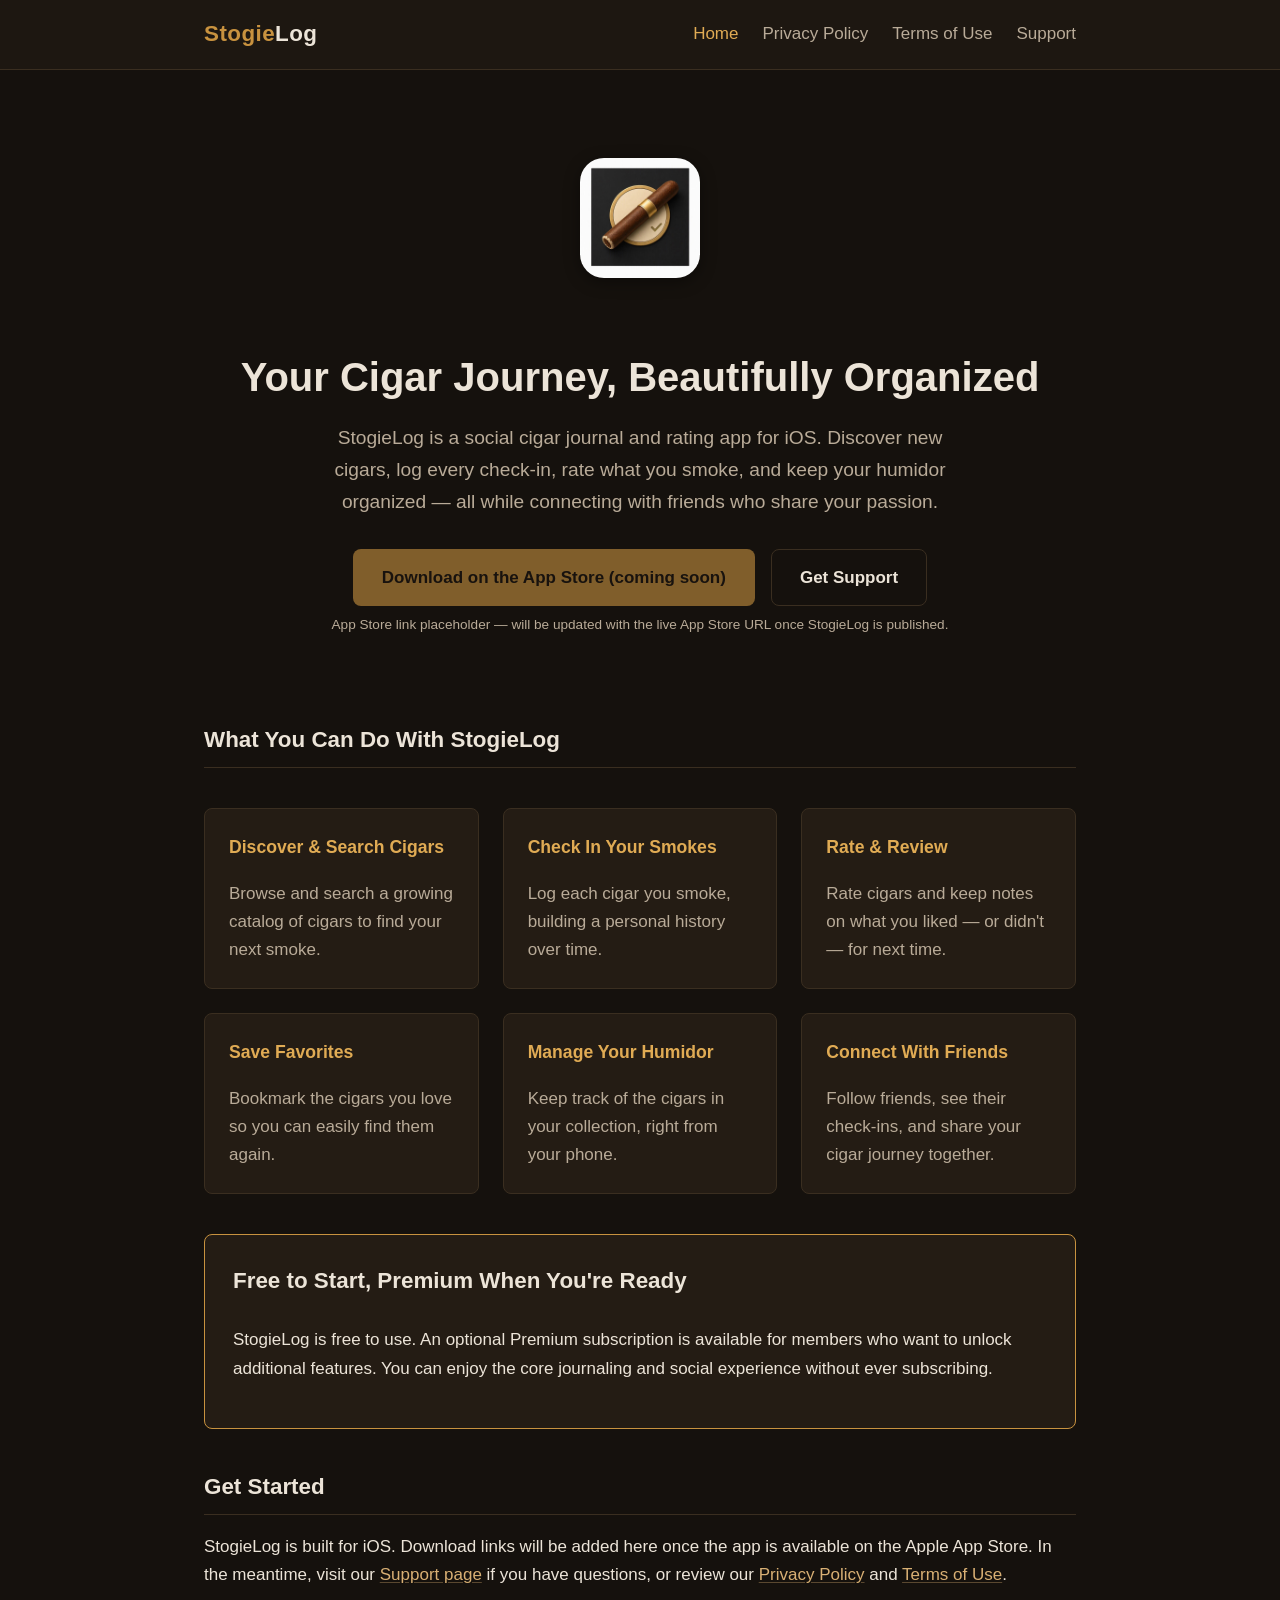
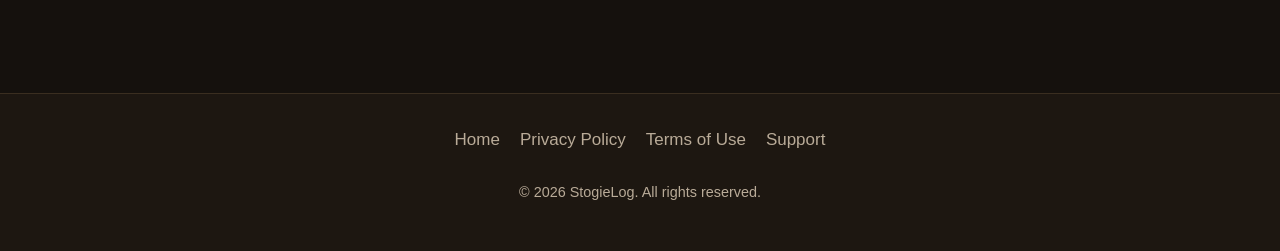
<file: index.html>
<!DOCTYPE html>
<html lang="en">
<head>
  <meta charset="UTF-8">
  <meta name="viewport" content="width=device-width, initial-scale=1.0">
  <title>StogieLog — Your Personal Cigar Journal</title>
  <meta name="description" content="StogieLog is a social cigar journal and rating app for iOS. Track check-ins, rate cigars, manage your humidor, and connect with friends.">
  <link rel="stylesheet" href="styles.css">
</head>
<body>
  <a class="skip-link" href="#main-content">Skip to main content</a>

  <header class="site-header">
    <div class="nav-container">
      <a class="brand" href="index.html"><span class="brand-mark">Stogie</span>Log</a>
      <nav class="main-nav" aria-label="Primary navigation">
        <ul>
          <li><a href="index.html" aria-current="page">Home</a></li>
          <li><a href="privacy.html">Privacy Policy</a></li>
          <li><a href="terms.html">Terms of Use</a></li>
          <li><a href="support.html">Support</a></li>
        </ul>
      </nav>
    </div>
  </header>

  <main id="main-content">
    <section class="hero">
      <img class="app-icon" src="images/app-icon.jpg" alt="StogieLog app icon" width="120" height="120">
      <h1>Your Cigar Journey, Beautifully Organized</h1>
      <p class="tagline">
        StogieLog is a social cigar journal and rating app for iOS. Discover new cigars,
        log every check-in, rate what you smoke, and keep your humidor organized —
        all while connecting with friends who share your passion.
      </p>
      <div class="cta-group">
        <a class="btn btn-primary" href="#" aria-disabled="true" onclick="return false;">
          Download on the App Store (coming soon)
        </a>
        <a class="btn btn-secondary" href="support.html">Get Support</a>
      </div>
      <p class="placeholder-note">
        App Store link placeholder — will be updated with the live App Store URL once StogieLog is published.
      </p>
    </section>

    <section aria-labelledby="features-heading">
      <h2 id="features-heading">What You Can Do With StogieLog</h2>
      <div class="features">
        <div class="feature-card">
          <h3>Discover &amp; Search Cigars</h3>
          <p>Browse and search a growing catalog of cigars to find your next smoke.</p>
        </div>
        <div class="feature-card">
          <h3>Check In Your Smokes</h3>
          <p>Log each cigar you smoke, building a personal history over time.</p>
        </div>
        <div class="feature-card">
          <h3>Rate &amp; Review</h3>
          <p>Rate cigars and keep notes on what you liked — or didn't — for next time.</p>
        </div>
        <div class="feature-card">
          <h3>Save Favorites</h3>
          <p>Bookmark the cigars you love so you can easily find them again.</p>
        </div>
        <div class="feature-card">
          <h3>Manage Your Humidor</h3>
          <p>Keep track of the cigars in your collection, right from your phone.</p>
        </div>
        <div class="feature-card">
          <h3>Connect With Friends</h3>
          <p>Follow friends, see their check-ins, and share your cigar journey together.</p>
        </div>
      </div>
    </section>

    <section class="premium-callout" aria-labelledby="premium-heading">
      <h2 id="premium-heading">Free to Start, Premium When You're Ready</h2>
      <p>
        StogieLog is free to use. An optional Premium subscription is available for members
        who want to unlock additional features. You can enjoy the core journaling and
        social experience without ever subscribing.
      </p>
    </section>

    <section aria-labelledby="get-started-heading">
      <h2 id="get-started-heading">Get Started</h2>
      <p>
        StogieLog is built for iOS. Download links will be added here once the app is
        available on the Apple App Store. In the meantime, visit our
        <a href="support.html">Support page</a> if you have questions, or review our
        <a href="privacy.html">Privacy Policy</a> and <a href="terms.html">Terms of Use</a>.
      </p>
    </section>
  </main>

  <footer class="site-footer">
    <div class="footer-container">
      <nav class="footer-nav" aria-label="Footer navigation">
        <ul>
          <li><a href="index.html">Home</a></li>
          <li><a href="privacy.html">Privacy Policy</a></li>
          <li><a href="terms.html">Terms of Use</a></li>
          <li><a href="support.html">Support</a></li>
        </ul>
      </nav>
      <p class="footer-copy">&copy; 2026 StogieLog. All rights reserved.</p>
    </div>
  </footer>
</body>
</html>
</file>
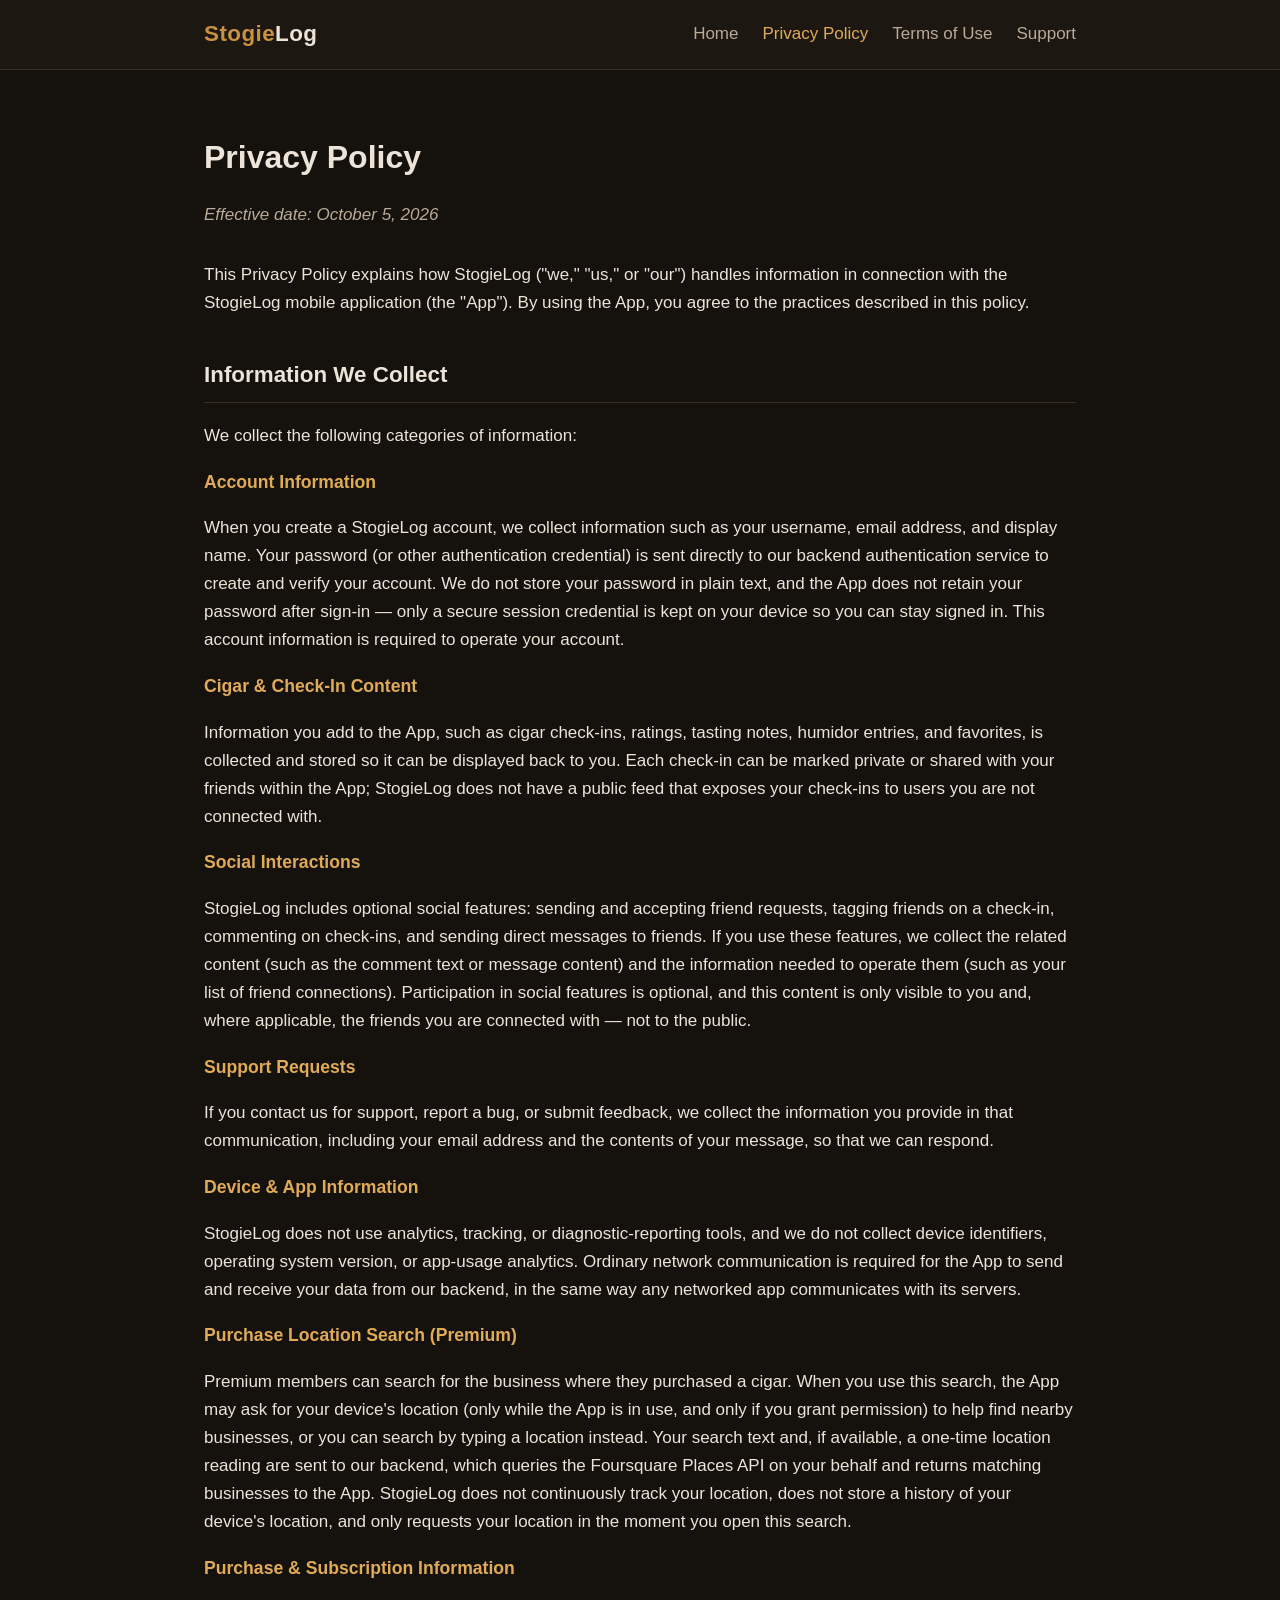
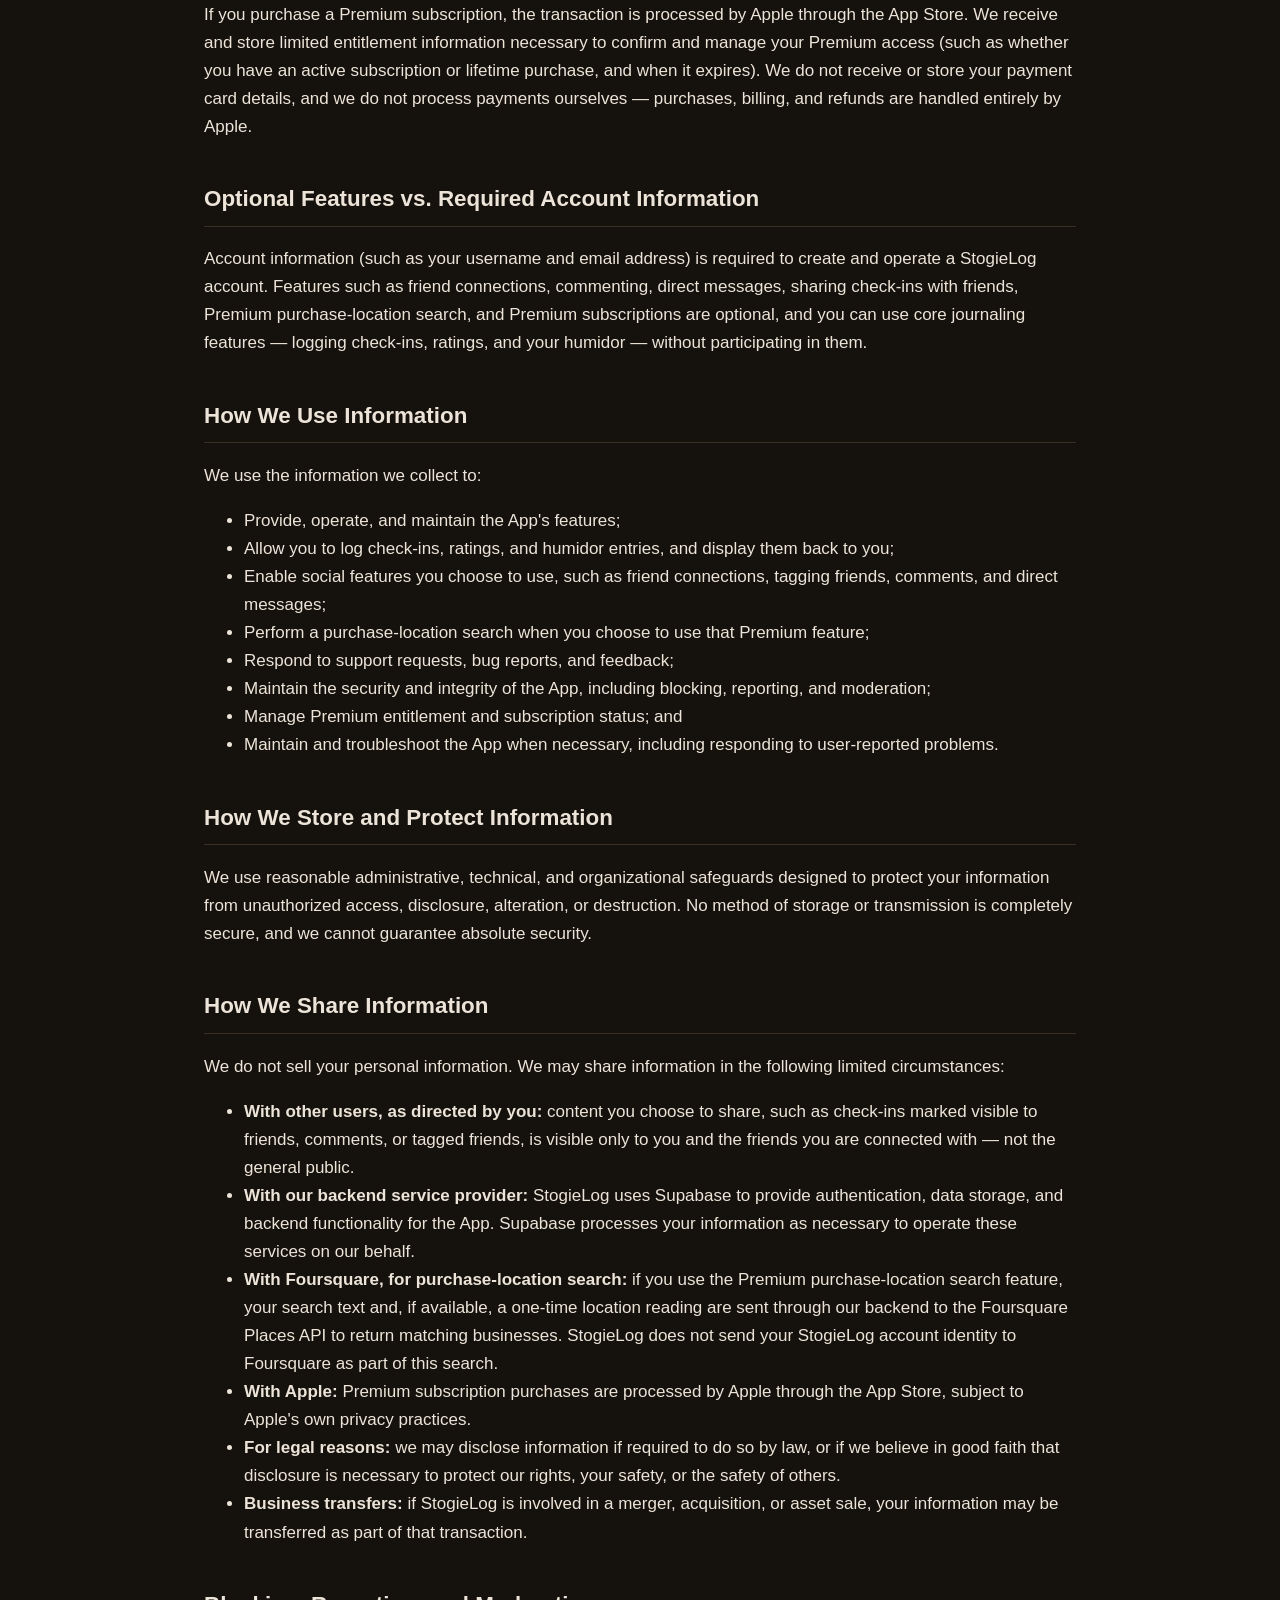
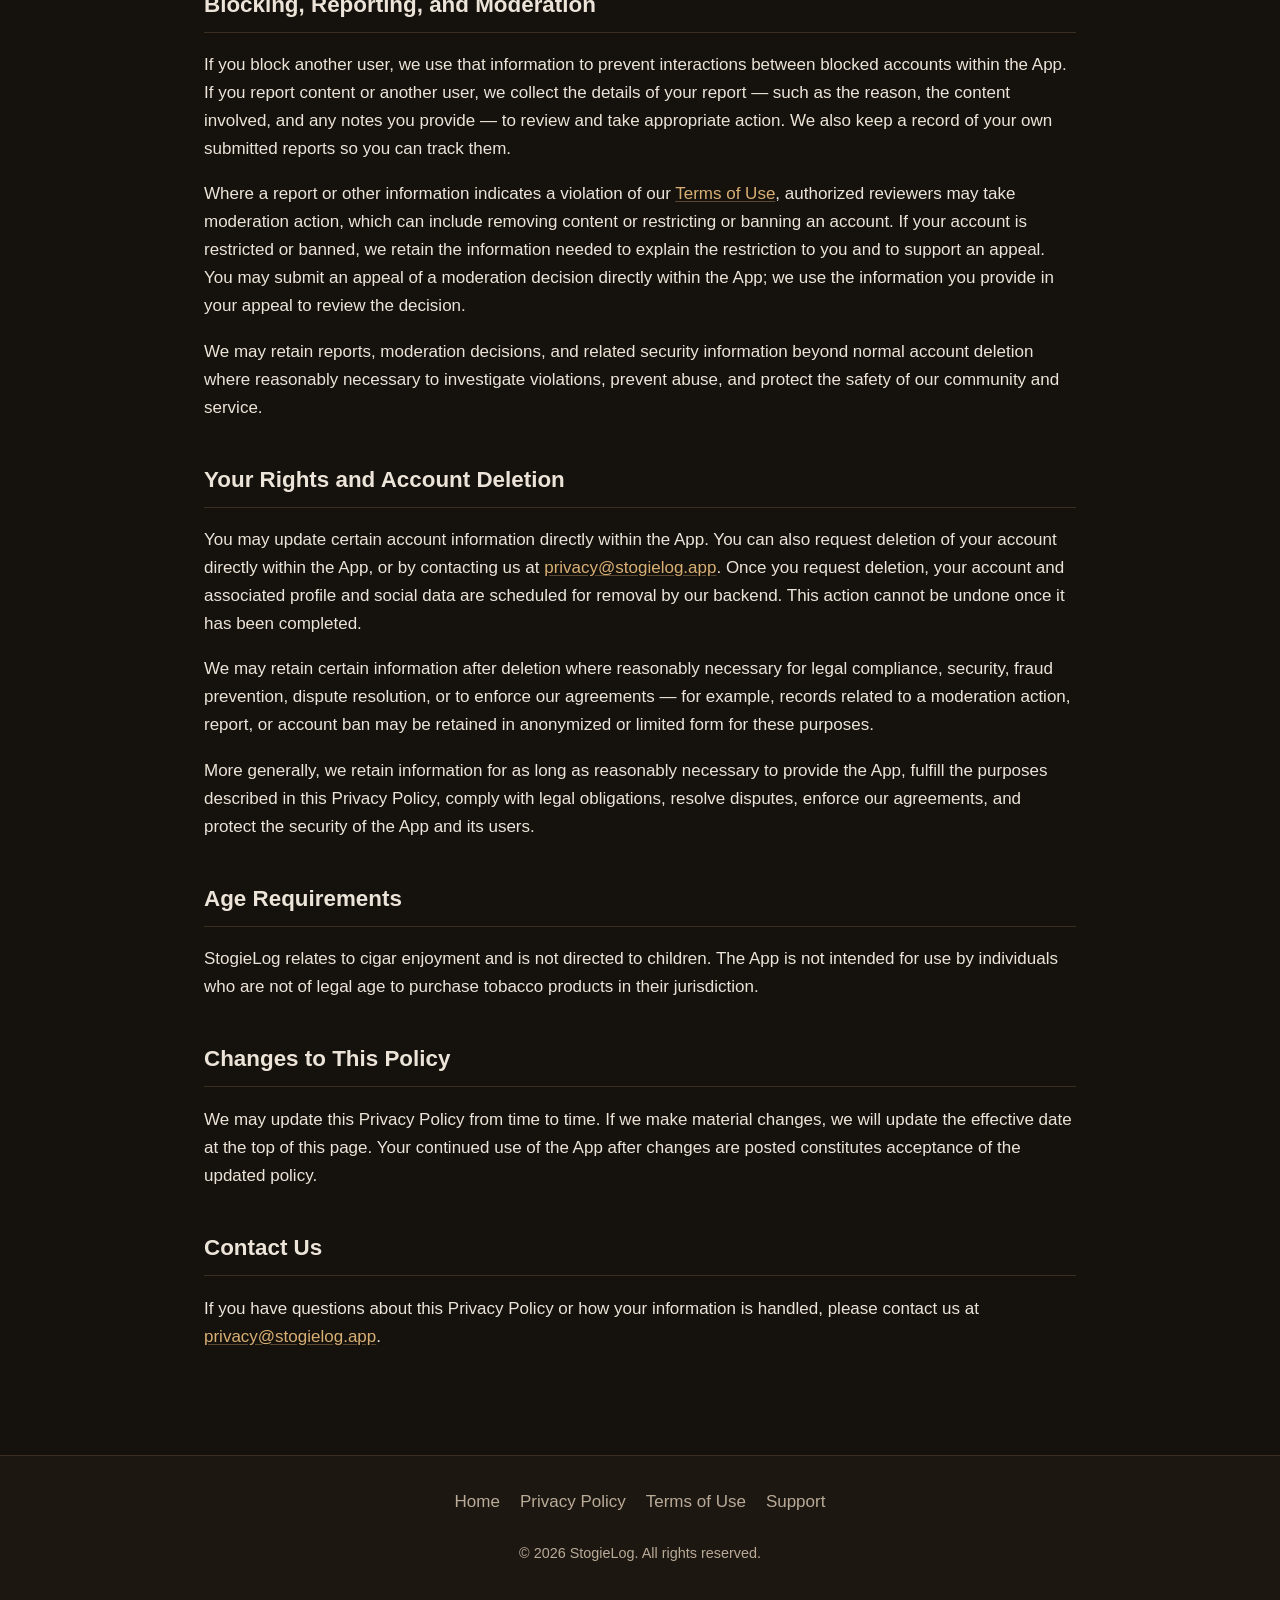
<file: privacy.html>
<!DOCTYPE html>
<html lang="en">
<head>
  <meta charset="UTF-8">
  <meta name="viewport" content="width=device-width, initial-scale=1.0">
  <title>Privacy Policy — StogieLog</title>
  <meta name="description" content="StogieLog Privacy Policy: how we collect, use, store, and protect your information.">
  <link rel="stylesheet" href="styles.css">
</head>
<body>
  <a class="skip-link" href="#main-content">Skip to main content</a>

  <header class="site-header">
    <div class="nav-container">
      <a class="brand" href="index.html"><span class="brand-mark">Stogie</span>Log</a>
      <nav class="main-nav" aria-label="Primary navigation">
        <ul>
          <li><a href="index.html">Home</a></li>
          <li><a href="privacy.html" aria-current="page">Privacy Policy</a></li>
          <li><a href="terms.html">Terms of Use</a></li>
          <li><a href="support.html">Support</a></li>
        </ul>
      </nav>
    </div>
  </header>

  <main id="main-content">
    <h1 class="page-title">Privacy Policy</h1>
    <p class="effective-date">Effective date: October 5, 2026</p>

    <p>
      This Privacy Policy explains how StogieLog ("we," "us," or "our") handles information
      in connection with the StogieLog mobile application (the "App"). By using the App,
      you agree to the practices described in this policy.
    </p>

    <section id="information-we-collect">
      <h2>Information We Collect</h2>
      <p>We collect the following categories of information:</p>

      <h3>Account Information</h3>
      <p>
        When you create a StogieLog account, we collect information such as your username,
        email address, and display name. Your password (or other authentication credential)
        is sent directly to our backend authentication service to create and verify your
        account. We do not store your password in plain text, and the App does not retain
        your password after sign-in — only a secure session credential is kept on your
        device so you can stay signed in. This account information is required to operate
        your account.
      </p>

      <h3>Cigar &amp; Check-In Content</h3>
      <p>
        Information you add to the App, such as cigar check-ins, ratings, tasting notes,
        humidor entries, and favorites, is collected and stored so it can be displayed back
        to you. Each check-in can be marked private or shared with your friends within the
        App; StogieLog does not have a public feed that exposes your check-ins to users you
        are not connected with.
      </p>

      <h3>Social Interactions</h3>
      <p>
        StogieLog includes optional social features: sending and accepting friend requests,
        tagging friends on a check-in, commenting on check-ins, and sending direct messages
        to friends. If you use these features, we collect the related content (such as the
        comment text or message content) and the information needed to operate them (such
        as your list of friend connections). Participation in social features is optional,
        and this content is only visible to you and, where applicable, the friends you are
        connected with — not to the public.
      </p>

      <h3>Support Requests</h3>
      <p>
        If you contact us for support, report a bug, or submit feedback, we collect the
        information you provide in that communication, including your email address and
        the contents of your message, so that we can respond.
      </p>

      <h3>Device &amp; App Information</h3>
      <p>
        StogieLog does not use analytics, tracking, or diagnostic-reporting tools, and we do
        not collect device identifiers, operating system version, or app-usage analytics.
        Ordinary network communication is required for the App to send and receive your
        data from our backend, in the same way any networked app communicates with its
        servers.
      </p>

      <h3>Purchase Location Search (Premium)</h3>
      <p>
        Premium members can search for the business where they purchased a cigar. When you
        use this search, the App may ask for your device's location (only while the App is
        in use, and only if you grant permission) to help find nearby businesses, or you can
        search by typing a location instead. Your search text and, if available, a one-time
        location reading are sent to our backend, which queries the Foursquare Places API on
        your behalf and returns matching businesses to the App. StogieLog does not
        continuously track your location, does not store a history of your device's
        location, and only requests your location in the moment you open this search.
      </p>

      <h3>Purchase &amp; Subscription Information</h3>
      <p>
        If you purchase a Premium subscription, the transaction is processed by Apple
        through the App Store. We receive and store limited entitlement information
        necessary to confirm and manage your Premium access (such as whether you have an
        active subscription or lifetime purchase, and when it expires). We do not receive
        or store your payment card details, and we do not process payments ourselves —
        purchases, billing, and refunds are handled entirely by Apple.
      </p>
    </section>

    <section id="optional-vs-required">
      <h2>Optional Features vs. Required Account Information</h2>
      <p>
        Account information (such as your username and email address) is required to
        create and operate a StogieLog account. Features such as friend connections,
        commenting, direct messages, sharing check-ins with friends, Premium
        purchase-location search, and Premium subscriptions are optional, and you can use
        core journaling features — logging check-ins, ratings, and your humidor — without
        participating in them.
      </p>
    </section>

    <section id="how-we-use-information">
      <h2>How We Use Information</h2>
      <p>We use the information we collect to:</p>
      <ul>
        <li>Provide, operate, and maintain the App's features;</li>
        <li>Allow you to log check-ins, ratings, and humidor entries, and display them back to you;</li>
        <li>Enable social features you choose to use, such as friend connections, tagging friends, comments, and direct messages;</li>
        <li>Perform a purchase-location search when you choose to use that Premium feature;</li>
        <li>Respond to support requests, bug reports, and feedback;</li>
        <li>Maintain the security and integrity of the App, including blocking, reporting, and moderation;</li>
        <li>Manage Premium entitlement and subscription status; and</li>
        <li>Maintain and troubleshoot the App when necessary, including responding to user-reported problems.</li>
      </ul>
    </section>

    <section id="how-we-store-and-protect">
      <h2>How We Store and Protect Information</h2>
      <p>
        We use reasonable administrative, technical, and organizational safeguards designed
        to protect your information from unauthorized access, disclosure, alteration, or
        destruction. No method of storage or transmission is completely secure, and we
        cannot guarantee absolute security.
      </p>
    </section>

    <section id="how-we-share-information">
      <h2>How We Share Information</h2>
      <p>
        We do not sell your personal information. We may share information in the
        following limited circumstances:
      </p>
      <ul>
        <li>
          <strong>With other users, as directed by you:</strong> content you choose to
          share, such as check-ins marked visible to friends, comments, or tagged friends,
          is visible only to you and the friends you are connected with — not the general
          public.
        </li>
        <li>
          <strong>With our backend service provider:</strong> StogieLog uses Supabase to
          provide authentication, data storage, and backend functionality for the App.
          Supabase processes your information as necessary to operate these services on
          our behalf.
        </li>
        <li>
          <strong>With Foursquare, for purchase-location search:</strong> if you use the
          Premium purchase-location search feature, your search text and, if available, a
          one-time location reading are sent through our backend to the Foursquare Places
          API to return matching businesses. StogieLog does not send your StogieLog account
          identity to Foursquare as part of this search.
        </li>
        <li>
          <strong>With Apple:</strong> Premium subscription purchases are processed by
          Apple through the App Store, subject to Apple's own privacy practices.
        </li>
        <li>
          <strong>For legal reasons:</strong> we may disclose information if required to
          do so by law, or if we believe in good faith that disclosure is necessary to
          protect our rights, your safety, or the safety of others.
        </li>
        <li>
          <strong>Business transfers:</strong> if StogieLog is involved in a merger,
          acquisition, or asset sale, your information may be transferred as part of
          that transaction.
        </li>
      </ul>
    </section>

    <section id="blocking-reporting-moderation">
      <h2>Blocking, Reporting, and Moderation</h2>
      <p>
        If you block another user, we use that information to prevent interactions
        between blocked accounts within the App. If you report content or another user,
        we collect the details of your report — such as the reason, the content involved,
        and any notes you provide — to review and take appropriate action. We also keep a
        record of your own submitted reports so you can track them.
      </p>
      <p>
        Where a report or other information indicates a violation of our
        <a href="terms.html">Terms of Use</a>, authorized reviewers may take moderation
        action, which can include removing content or restricting or banning an account.
        If your account is restricted or banned, we retain the information needed to
        explain the restriction to you and to support an appeal. You may submit an appeal
        of a moderation decision directly within the App; we use the information you
        provide in your appeal to review the decision.
      </p>
      <p>
        We may retain reports, moderation decisions, and related security information
        beyond normal account deletion where reasonably necessary to investigate
        violations, prevent abuse, and protect the safety of our community and service.
      </p>
    </section>

    <section id="your-rights">
      <h2>Your Rights and Account Deletion</h2>
      <p>
        You may update certain account information directly within the App. You can also
        request deletion of your account directly within the App, or by contacting us at
        <a href="mailto:privacy@stogielog.app">privacy@stogielog.app</a>. Once you request
        deletion, your account and associated profile and social data are scheduled for
        removal by our backend. This action cannot be undone once it has been completed.
      </p>
      <p>
        We may retain certain information after deletion where reasonably necessary for
        legal compliance, security, fraud prevention, dispute resolution, or to enforce our
        agreements — for example, records related to a moderation action, report, or
        account ban may be retained in anonymized or limited form for these purposes.
      </p>
      <p>
        More generally, we retain information for as long as reasonably necessary to
        provide the App, fulfill the purposes described in this Privacy Policy, comply
        with legal obligations, resolve disputes, enforce our agreements, and protect the
        security of the App and its users.
      </p>
    </section>

    <section id="childrens-privacy">
      <h2>Age Requirements</h2>
      <p>
        StogieLog relates to cigar enjoyment and is not directed to children. The App is
        not intended for use by individuals who are not of legal age to purchase tobacco
        products in their jurisdiction.
      </p>
    </section>

    <section id="changes">
      <h2>Changes to This Policy</h2>
      <p>
        We may update this Privacy Policy from time to time. If we make material changes,
        we will update the effective date at the top of this page. Your continued use of
        the App after changes are posted constitutes acceptance of the updated policy.
      </p>
    </section>

    <section id="contact">
      <h2>Contact Us</h2>
      <p>
        If you have questions about this Privacy Policy or how your information is
        handled, please contact us at
        <a href="mailto:privacy@stogielog.app">privacy@stogielog.app</a>.
      </p>
    </section>
  </main>

  <footer class="site-footer">
    <div class="footer-container">
      <nav class="footer-nav" aria-label="Footer navigation">
        <ul>
          <li><a href="index.html">Home</a></li>
          <li><a href="privacy.html">Privacy Policy</a></li>
          <li><a href="terms.html">Terms of Use</a></li>
          <li><a href="support.html">Support</a></li>
        </ul>
      </nav>
      <p class="footer-copy">&copy; 2026 StogieLog. All rights reserved.</p>
    </div>
  </footer>
</body>
</html>
</file>
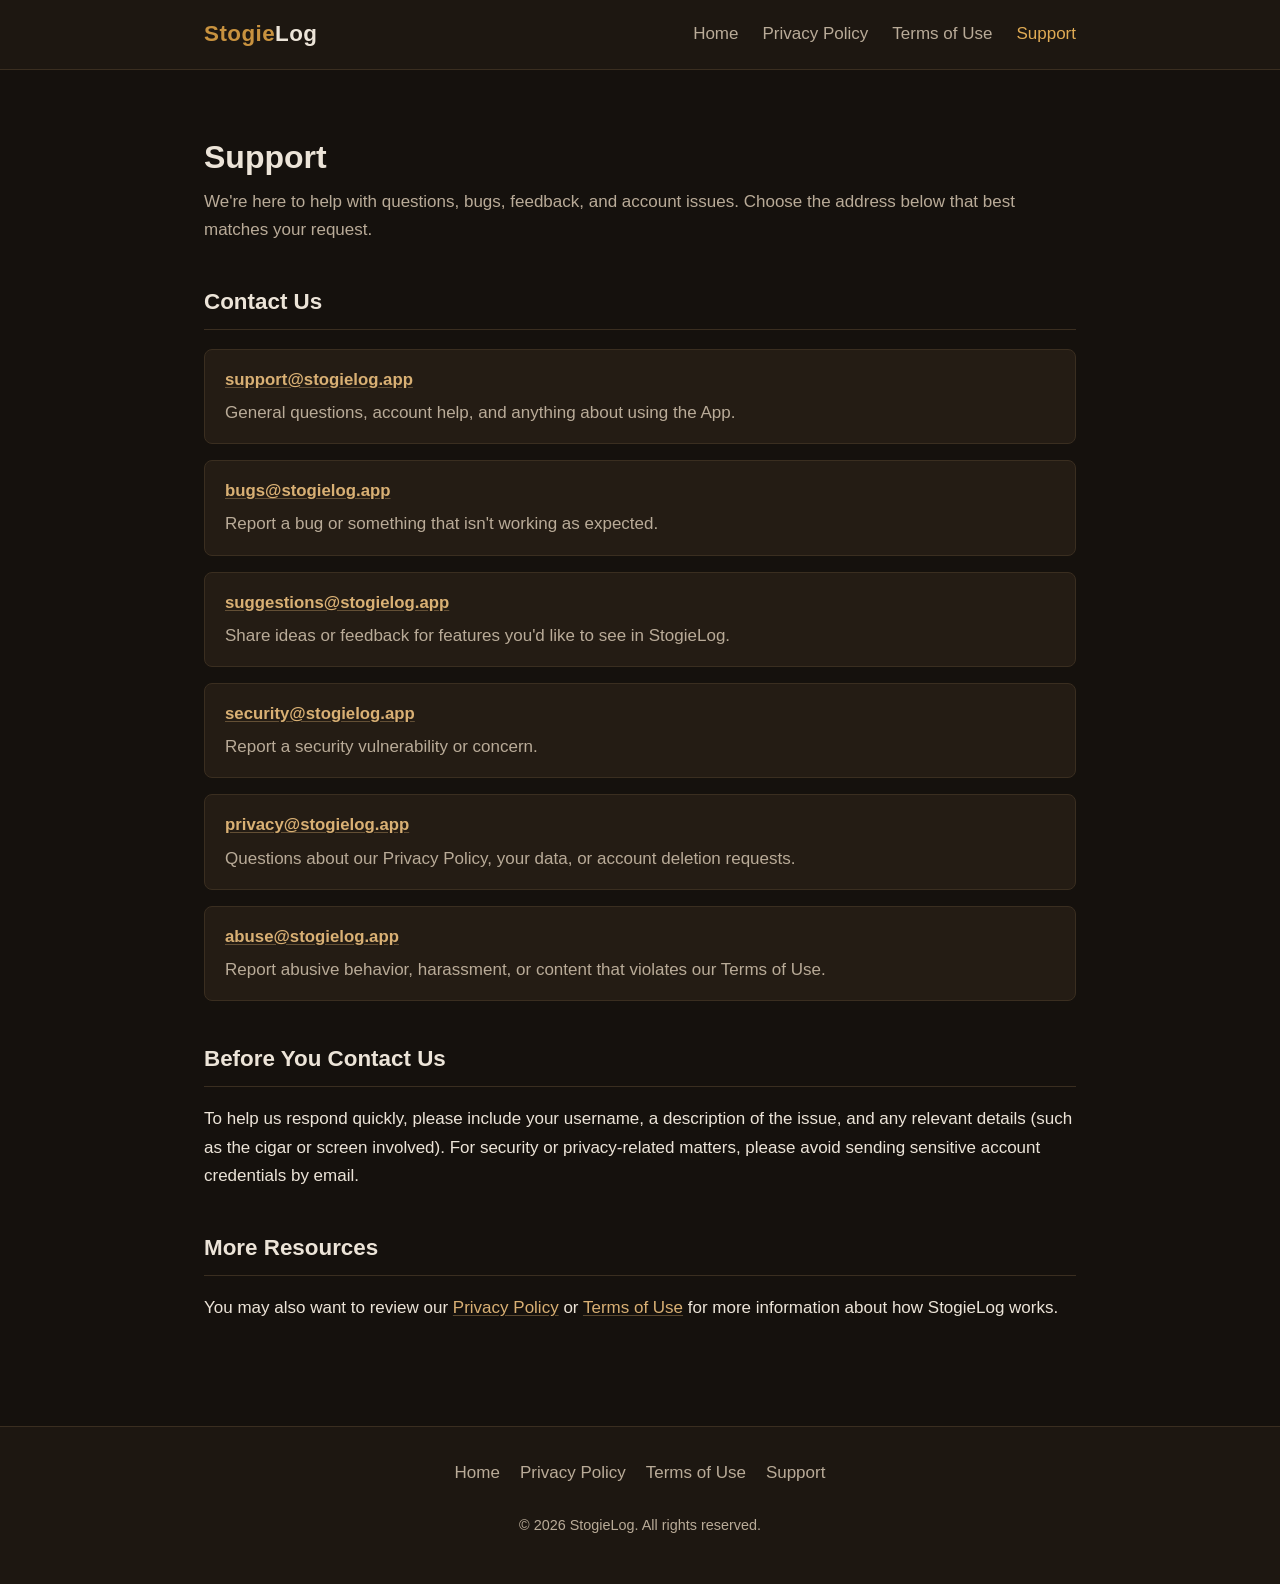
<file: support.html>
<!DOCTYPE html>
<html lang="en">
<head>
  <meta charset="UTF-8">
  <meta name="viewport" content="width=device-width, initial-scale=1.0">
  <title>Support — StogieLog</title>
  <meta name="description" content="Get help with StogieLog. Contact support, report bugs, share suggestions, or reach our privacy and security teams.">
  <link rel="stylesheet" href="styles.css">
</head>
<body>
  <a class="skip-link" href="#main-content">Skip to main content</a>

  <header class="site-header">
    <div class="nav-container">
      <a class="brand" href="index.html"><span class="brand-mark">Stogie</span>Log</a>
      <nav class="main-nav" aria-label="Primary navigation">
        <ul>
          <li><a href="index.html">Home</a></li>
          <li><a href="privacy.html">Privacy Policy</a></li>
          <li><a href="terms.html">Terms of Use</a></li>
          <li><a href="support.html" aria-current="page">Support</a></li>
        </ul>
      </nav>
    </div>
  </header>

  <main id="main-content">
    <h1 class="page-title">Support</h1>
    <p class="page-subtitle">
      We're here to help with questions, bugs, feedback, and account issues. Choose the
      address below that best matches your request.
    </p>

    <section aria-labelledby="contact-heading">
      <h2 id="contact-heading">Contact Us</h2>
      <ul class="contact-list">
        <li>
          <div class="contact-email">
            <a href="mailto:support@stogielog.app">support@stogielog.app</a>
          </div>
          <p>General questions, account help, and anything about using the App.</p>
        </li>
        <li>
          <div class="contact-email">
            <a href="mailto:bugs@stogielog.app">bugs@stogielog.app</a>
          </div>
          <p>Report a bug or something that isn't working as expected.</p>
        </li>
        <li>
          <div class="contact-email">
            <a href="mailto:suggestions@stogielog.app">suggestions@stogielog.app</a>
          </div>
          <p>Share ideas or feedback for features you'd like to see in StogieLog.</p>
        </li>
        <li>
          <div class="contact-email">
            <a href="mailto:security@stogielog.app">security@stogielog.app</a>
          </div>
          <p>Report a security vulnerability or concern.</p>
        </li>
        <li>
          <div class="contact-email">
            <a href="mailto:privacy@stogielog.app">privacy@stogielog.app</a>
          </div>
          <p>Questions about our Privacy Policy, your data, or account deletion requests.</p>
        </li>
        <li>
          <div class="contact-email">
            <a href="mailto:abuse@stogielog.app">abuse@stogielog.app</a>
          </div>
          <p>Report abusive behavior, harassment, or content that violates our Terms of Use.</p>
        </li>
      </ul>
    </section>

    <section aria-labelledby="before-you-contact-heading">
      <h2 id="before-you-contact-heading">Before You Contact Us</h2>
      <p>
        To help us respond quickly, please include your username, a description of the
        issue, and any relevant details (such as the cigar or screen involved). For
        security or privacy-related matters, please avoid sending sensitive account
        credentials by email.
      </p>
    </section>

    <section aria-labelledby="more-resources-heading">
      <h2 id="more-resources-heading">More Resources</h2>
      <p>
        You may also want to review our <a href="privacy.html">Privacy Policy</a> or
        <a href="terms.html">Terms of Use</a> for more information about how StogieLog
        works.
      </p>
    </section>
  </main>

  <footer class="site-footer">
    <div class="footer-container">
      <nav class="footer-nav" aria-label="Footer navigation">
        <ul>
          <li><a href="index.html">Home</a></li>
          <li><a href="privacy.html">Privacy Policy</a></li>
          <li><a href="terms.html">Terms of Use</a></li>
          <li><a href="support.html">Support</a></li>
        </ul>
      </nav>
      <p class="footer-copy">&copy; 2026 StogieLog. All rights reserved.</p>
    </div>
  </footer>
</body>
</html>
</file>
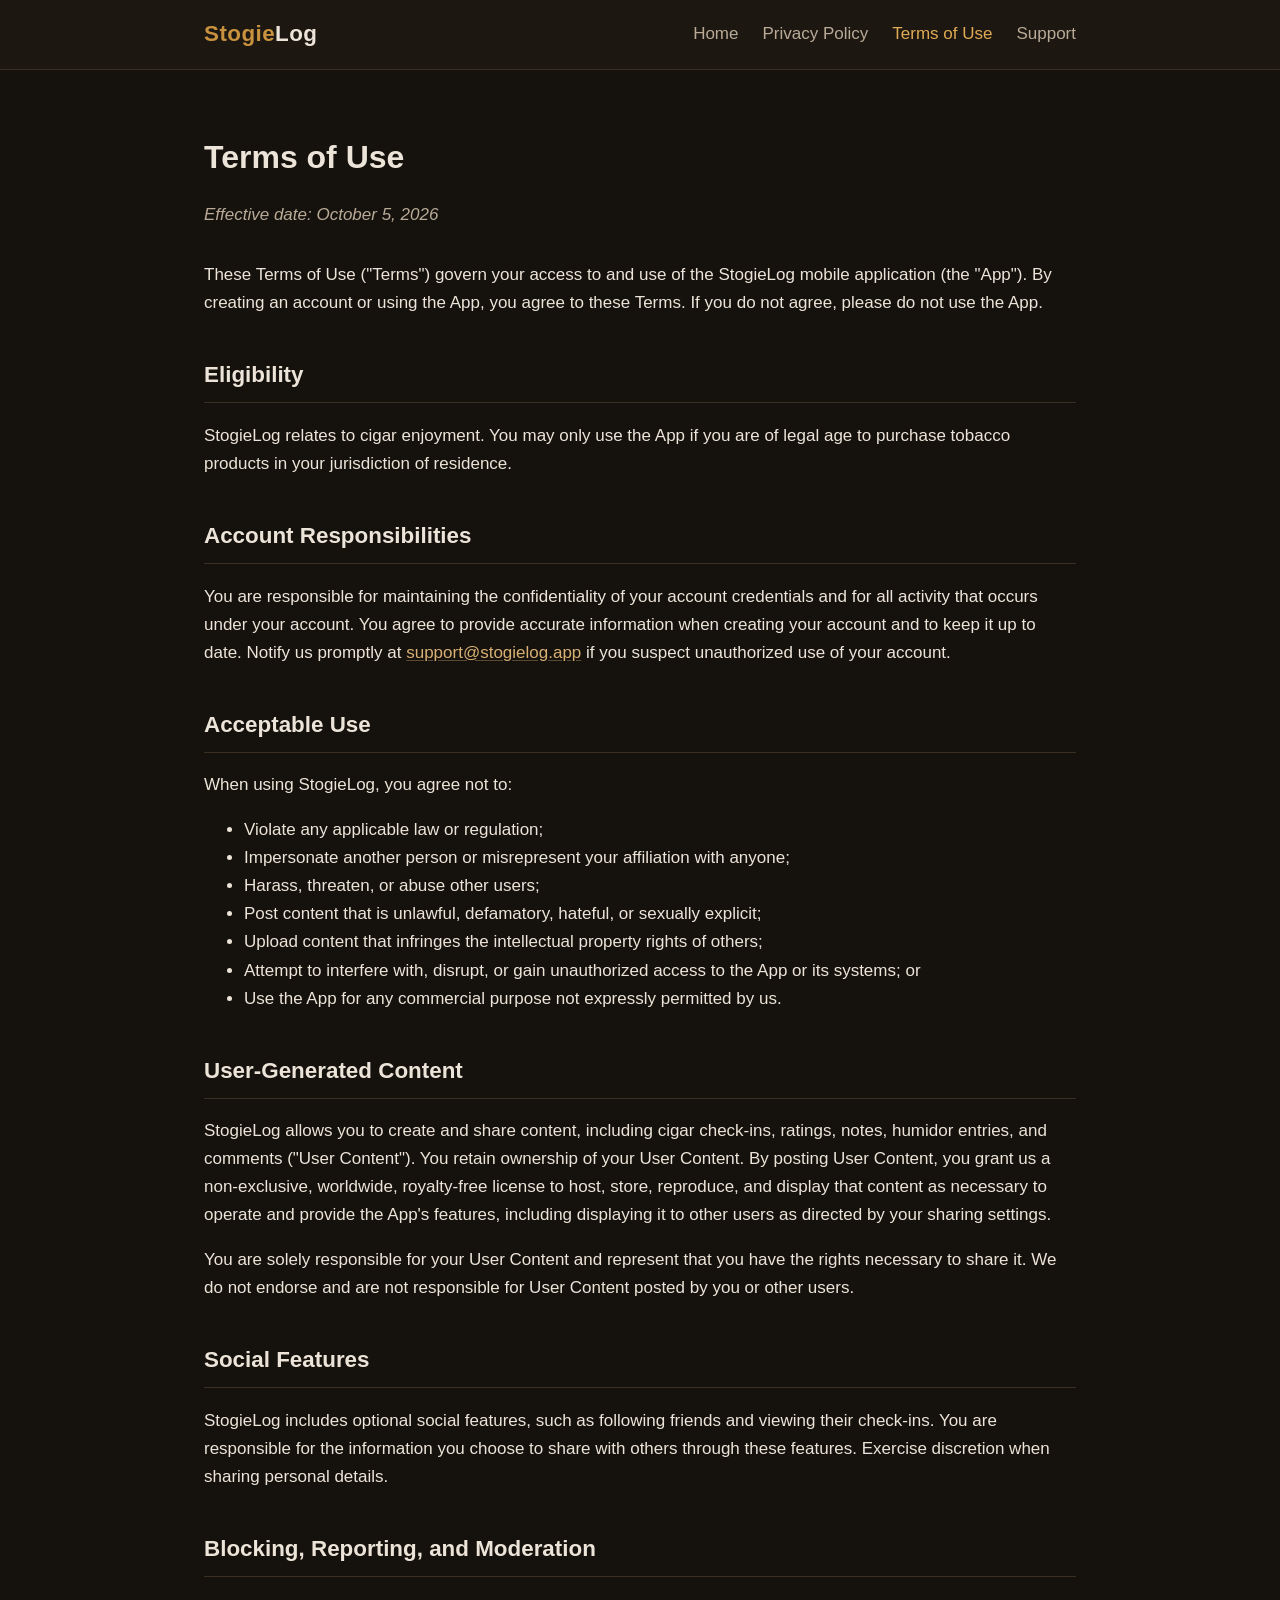
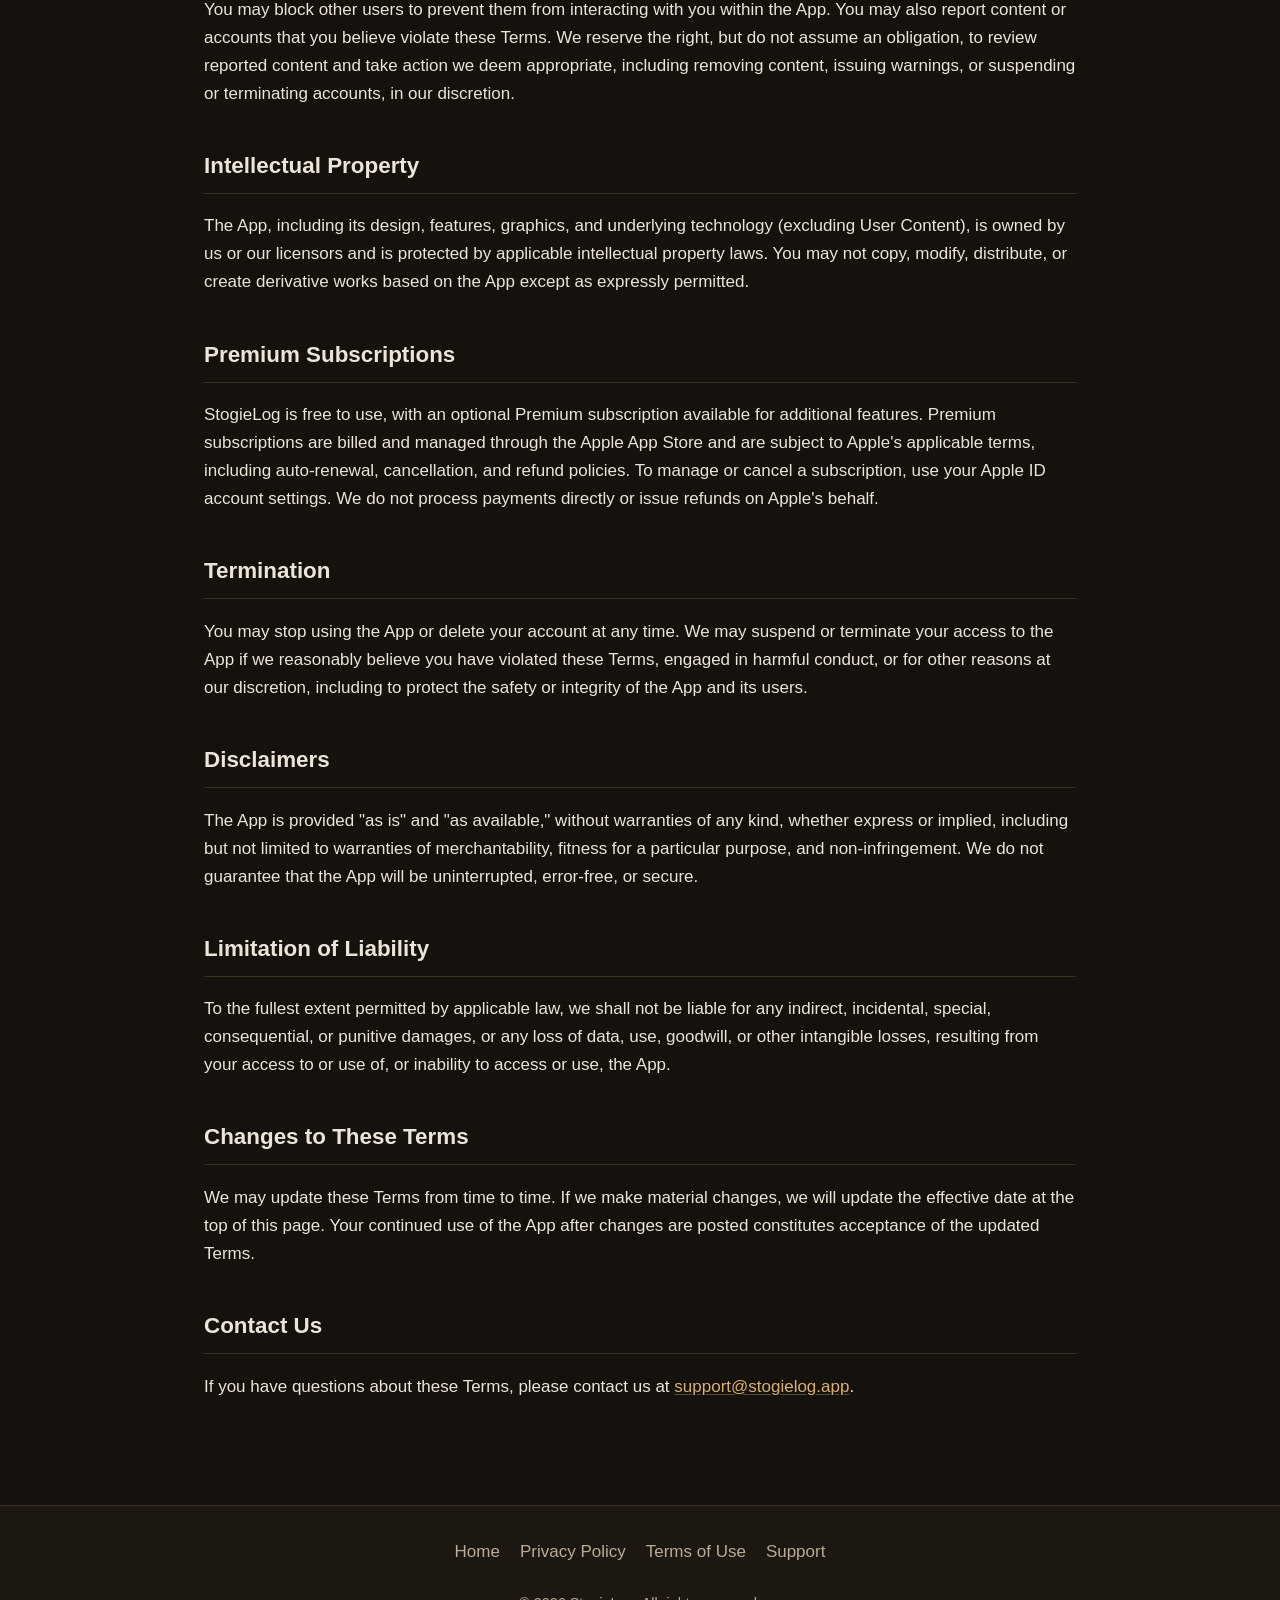
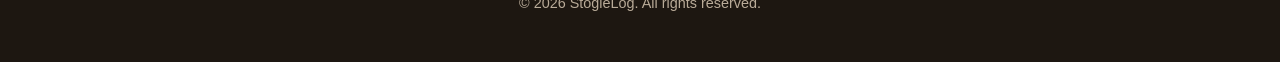
<file: terms.html>
<!DOCTYPE html>
<html lang="en">
<head>
  <meta charset="UTF-8">
  <meta name="viewport" content="width=device-width, initial-scale=1.0">
  <title>Terms of Use — StogieLog</title>
  <meta name="description" content="StogieLog Terms of Use: the rules and responsibilities for using the StogieLog app.">
  <link rel="stylesheet" href="styles.css">
</head>
<body>
  <a class="skip-link" href="#main-content">Skip to main content</a>

  <header class="site-header">
    <div class="nav-container">
      <a class="brand" href="index.html"><span class="brand-mark">Stogie</span>Log</a>
      <nav class="main-nav" aria-label="Primary navigation">
        <ul>
          <li><a href="index.html">Home</a></li>
          <li><a href="privacy.html">Privacy Policy</a></li>
          <li><a href="terms.html" aria-current="page">Terms of Use</a></li>
          <li><a href="support.html">Support</a></li>
        </ul>
      </nav>
    </div>
  </header>

  <main id="main-content">
    <h1 class="page-title">Terms of Use</h1>
    <p class="effective-date">Effective date: October 5, 2026</p>

    <p>
      These Terms of Use ("Terms") govern your access to and use of the StogieLog mobile
      application (the "App"). By creating an account or using the App, you agree to
      these Terms. If you do not agree, please do not use the App.
    </p>

    <section id="eligibility">
      <h2>Eligibility</h2>
      <p>
        StogieLog relates to cigar enjoyment. You may only use the App if you are of
        legal age to purchase tobacco products in your jurisdiction of residence.
      </p>
    </section>

    <section id="account-responsibilities">
      <h2>Account Responsibilities</h2>
      <p>
        You are responsible for maintaining the confidentiality of your account
        credentials and for all activity that occurs under your account. You agree to
        provide accurate information when creating your account and to keep it up to
        date. Notify us promptly at
        <a href="mailto:support@stogielog.app">support@stogielog.app</a> if you suspect
        unauthorized use of your account.
      </p>
    </section>

    <section id="acceptable-use">
      <h2>Acceptable Use</h2>
      <p>When using StogieLog, you agree not to:</p>
      <ul>
        <li>Violate any applicable law or regulation;</li>
        <li>Impersonate another person or misrepresent your affiliation with anyone;</li>
        <li>Harass, threaten, or abuse other users;</li>
        <li>Post content that is unlawful, defamatory, hateful, or sexually explicit;</li>
        <li>Upload content that infringes the intellectual property rights of others;</li>
        <li>Attempt to interfere with, disrupt, or gain unauthorized access to the App or its systems; or</li>
        <li>Use the App for any commercial purpose not expressly permitted by us.</li>
      </ul>
    </section>

    <section id="user-generated-content">
      <h2>User-Generated Content</h2>
      <p>
        StogieLog allows you to create and share content, including cigar check-ins,
        ratings, notes, humidor entries, and comments ("User Content"). You retain
        ownership of your User Content. By posting User Content, you grant us a
        non-exclusive, worldwide, royalty-free license to host, store, reproduce, and
        display that content as necessary to operate and provide the App's features,
        including displaying it to other users as directed by your sharing settings.
      </p>
      <p>
        You are solely responsible for your User Content and represent that you have the
        rights necessary to share it. We do not endorse and are not responsible for User
        Content posted by you or other users.
      </p>
    </section>

    <section id="social-features">
      <h2>Social Features</h2>
      <p>
        StogieLog includes optional social features, such as following friends and
        viewing their check-ins. You are responsible for the information you choose to
        share with others through these features. Exercise discretion when sharing
        personal details.
      </p>
    </section>

    <section id="blocking-reporting-moderation">
      <h2>Blocking, Reporting, and Moderation</h2>
      <p>
        You may block other users to prevent them from interacting with you within the
        App. You may also report content or accounts that you believe violate these
        Terms. We reserve the right, but do not assume an obligation, to review reported
        content and take action we deem appropriate, including removing content,
        issuing warnings, or suspending or terminating accounts, in our discretion.
      </p>
    </section>

    <section id="intellectual-property">
      <h2>Intellectual Property</h2>
      <p>
        The App, including its design, features, graphics, and underlying technology
        (excluding User Content), is owned by us or our licensors and is protected by
        applicable intellectual property laws. You may not copy, modify, distribute, or
        create derivative works based on the App except as expressly permitted.
      </p>
    </section>

    <section id="premium-subscriptions">
      <h2>Premium Subscriptions</h2>
      <p>
        StogieLog is free to use, with an optional Premium subscription available for
        additional features. Premium subscriptions are billed and managed through the
        Apple App Store and are subject to Apple's applicable terms, including auto-renewal,
        cancellation, and refund policies. To manage or cancel a subscription, use your
        Apple ID account settings. We do not process payments directly or issue refunds
        on Apple's behalf.
      </p>
    </section>

    <section id="termination">
      <h2>Termination</h2>
      <p>
        You may stop using the App or delete your account at any time. We may suspend or
        terminate your access to the App if we reasonably believe you have violated these
        Terms, engaged in harmful conduct, or for other reasons at our discretion,
        including to protect the safety or integrity of the App and its users.
      </p>
    </section>

    <section id="disclaimers">
      <h2>Disclaimers</h2>
      <p>
        The App is provided "as is" and "as available," without warranties of any kind,
        whether express or implied, including but not limited to warranties of
        merchantability, fitness for a particular purpose, and non-infringement. We do
        not guarantee that the App will be uninterrupted, error-free, or secure.
      </p>
    </section>

    <section id="limitation-of-liability">
      <h2>Limitation of Liability</h2>
      <p>
        To the fullest extent permitted by applicable law, we shall not be liable for any
        indirect, incidental, special, consequential, or punitive damages, or any loss of
        data, use, goodwill, or other intangible losses, resulting from your access to or
        use of, or inability to access or use, the App.
      </p>
    </section>

    <section id="changes">
      <h2>Changes to These Terms</h2>
      <p>
        We may update these Terms from time to time. If we make material changes, we will
        update the effective date at the top of this page. Your continued use of the App
        after changes are posted constitutes acceptance of the updated Terms.
      </p>
    </section>

    <section id="contact">
      <h2>Contact Us</h2>
      <p>
        If you have questions about these Terms, please contact us at
        <a href="mailto:support@stogielog.app">support@stogielog.app</a>.
      </p>
    </section>
  </main>

  <footer class="site-footer">
    <div class="footer-container">
      <nav class="footer-nav" aria-label="Footer navigation">
        <ul>
          <li><a href="index.html">Home</a></li>
          <li><a href="privacy.html">Privacy Policy</a></li>
          <li><a href="terms.html">Terms of Use</a></li>
          <li><a href="support.html">Support</a></li>
        </ul>
      </nav>
      <p class="footer-copy">&copy; 2026 StogieLog. All rights reserved.</p>
    </div>
  </footer>
</body>
</html>
</file>
<file: styles.css>
/* StogieLog — shared stylesheet
   Dark, sophisticated aesthetic for a premium cigar-journal app. */

:root {
  --color-bg: #15110d;
  --color-bg-alt: #1d1711;
  --color-surface: #241c14;
  --color-border: #3a2e20;
  --color-text: #ece4d8;
  --color-text-muted: #b9ab98;
  --color-accent: #c8923f;
  --color-accent-hover: #e0ab54;
  --color-link: #d9b074;
  --max-width: 920px;
  --radius: 8px;
}

* {
  box-sizing: border-box;
}

html {
  scroll-behavior: smooth;
}

body {
  margin: 0;
  background-color: var(--color-bg);
  color: var(--color-text);
  font-family: -apple-system, BlinkMacSystemFont, "Segoe UI", Georgia, "Helvetica Neue", Arial, sans-serif;
  line-height: 1.65;
  font-size: 17px;
  -webkit-font-smoothing: antialiased;
}

a {
  color: var(--color-link);
  text-decoration: underline;
  text-decoration-color: rgba(217, 176, 116, 0.35);
  text-underline-offset: 2px;
}

a:hover,
a:focus {
  color: var(--color-accent-hover);
}

img {
  max-width: 100%;
}

/* Skip link for accessibility */
.skip-link {
  position: absolute;
  left: -9999px;
  top: 0;
  background: var(--color-accent);
  color: #15110d;
  padding: 0.75rem 1rem;
  border-radius: var(--radius);
  z-index: 100;
}

.skip-link:focus {
  left: 1rem;
  top: 1rem;
}

/* Header & Navigation */
.site-header {
  background-color: var(--color-bg-alt);
  border-bottom: 1px solid var(--color-border);
}

.nav-container {
  max-width: var(--max-width);
  margin: 0 auto;
  padding: 1rem 1.5rem;
  display: flex;
  align-items: center;
  justify-content: space-between;
  flex-wrap: wrap;
  gap: 0.75rem;
}

.brand {
  font-size: 1.4rem;
  font-weight: 700;
  color: var(--color-text);
  text-decoration: none;
  letter-spacing: 0.02em;
}

.brand:hover,
.brand:focus {
  color: var(--color-accent-hover);
}

.brand .brand-mark {
  color: var(--color-accent);
}

.main-nav ul {
  list-style: none;
  display: flex;
  gap: 1.5rem;
  margin: 0;
  padding: 0;
  flex-wrap: wrap;
}

.main-nav a {
  color: var(--color-text-muted);
  text-decoration: none;
  font-weight: 500;
}

.main-nav a:hover,
.main-nav a:focus,
.main-nav a[aria-current="page"] {
  color: var(--color-accent-hover);
}

/* Layout */
main {
  max-width: var(--max-width);
  margin: 0 auto;
  padding: 2.5rem 1.5rem 4rem;
}

.page-title {
  font-size: 2rem;
  margin-bottom: 0.25rem;
}

.page-subtitle {
  color: var(--color-text-muted);
  margin-top: 0;
  margin-bottom: 2rem;
}

.effective-date {
  color: var(--color-text-muted);
  font-style: italic;
  margin-bottom: 2rem;
}

section {
  margin-bottom: 2.5rem;
}

h2 {
  font-size: 1.4rem;
  border-bottom: 1px solid var(--color-border);
  padding-bottom: 0.5rem;
  margin-top: 2.5rem;
}

h3 {
  font-size: 1.1rem;
  color: var(--color-accent-hover);
}

/* Hero (home page) */
.hero {
  text-align: center;
  padding: 3rem 1rem 2rem;
}

.app-icon {
  width: 120px;
  height: 120px;
  border-radius: 24px;
  margin-bottom: 1.5rem;
  box-shadow: 0 4px 16px rgba(0, 0, 0, 0.4);
}

.hero h1 {
  font-size: 2.5rem;
  margin-bottom: 0.75rem;
}

.hero .tagline {
  font-size: 1.2rem;
  color: var(--color-text-muted);
  max-width: 640px;
  margin: 0 auto 2rem;
}

.cta-group {
  display: flex;
  justify-content: center;
  gap: 1rem;
  flex-wrap: wrap;
  margin-top: 1rem;
}

.btn {
  display: inline-block;
  padding: 0.85rem 1.75rem;
  border-radius: var(--radius);
  font-weight: 600;
  text-decoration: none;
  border: 1px solid transparent;
}

.btn-primary {
  background-color: var(--color-accent);
  color: #1a1410;
}

.btn-primary:hover,
.btn-primary:focus {
  background-color: var(--color-accent-hover);
  color: #1a1410;
}

.btn-secondary {
  background-color: transparent;
  color: var(--color-text);
  border-color: var(--color-border);
}

.btn-secondary:hover,
.btn-secondary:focus {
  border-color: var(--color-accent);
  color: var(--color-accent-hover);
}

.btn[aria-disabled="true"] {
  opacity: 0.6;
  cursor: not-allowed;
}

.placeholder-note {
  font-size: 0.85rem;
  color: var(--color-text-muted);
  margin-top: 0.5rem;
}

/* Feature grid */
.features {
  display: grid;
  grid-template-columns: repeat(auto-fit, minmax(240px, 1fr));
  gap: 1.5rem;
  margin: 2.5rem 0;
}

.feature-card {
  background-color: var(--color-surface);
  border: 1px solid var(--color-border);
  border-radius: var(--radius);
  padding: 1.5rem;
}

.feature-card h3 {
  margin-top: 0;
}

.feature-card p {
  color: var(--color-text-muted);
  margin-bottom: 0;
}

/* Premium callout */
.premium-callout {
  background-color: var(--color-surface);
  border: 1px solid var(--color-accent);
  border-radius: var(--radius);
  padding: 1.75rem;
  margin: 2.5rem 0;
}

.premium-callout h2 {
  border-bottom: none;
  margin-top: 0;
}

/* Support contact list */
.contact-list {
  list-style: none;
  padding: 0;
  margin: 0;
}

.contact-list li {
  background-color: var(--color-surface);
  border: 1px solid var(--color-border);
  border-radius: var(--radius);
  padding: 1rem 1.25rem;
  margin-bottom: 1rem;
}

.contact-list .contact-email {
  font-weight: 700;
  font-size: 1.05rem;
}

.contact-list p {
  margin: 0.35rem 0 0;
  color: var(--color-text-muted);
}

/* Footer */
.site-footer {
  border-top: 1px solid var(--color-border);
  background-color: var(--color-bg-alt);
  color: var(--color-text-muted);
}

.footer-container {
  max-width: var(--max-width);
  margin: 0 auto;
  padding: 2rem 1.5rem;
  display: flex;
  flex-direction: column;
  gap: 0.75rem;
  align-items: center;
  text-align: center;
}

.footer-nav ul {
  list-style: none;
  display: flex;
  gap: 1.25rem;
  padding: 0;
  margin: 0;
  flex-wrap: wrap;
  justify-content: center;
}

.footer-nav a {
  color: var(--color-text-muted);
  text-decoration: none;
}

.footer-nav a:hover,
.footer-nav a:focus {
  color: var(--color-accent-hover);
}

.footer-copy {
  font-size: 0.9rem;
}

/* Responsive adjustments */
@media (max-width: 600px) {
  .nav-container {
    flex-direction: column;
    align-items: flex-start;
  }

  .hero h1 {
    font-size: 2rem;
  }

  .main-nav ul {
    gap: 1rem;
  }
}
</file>
